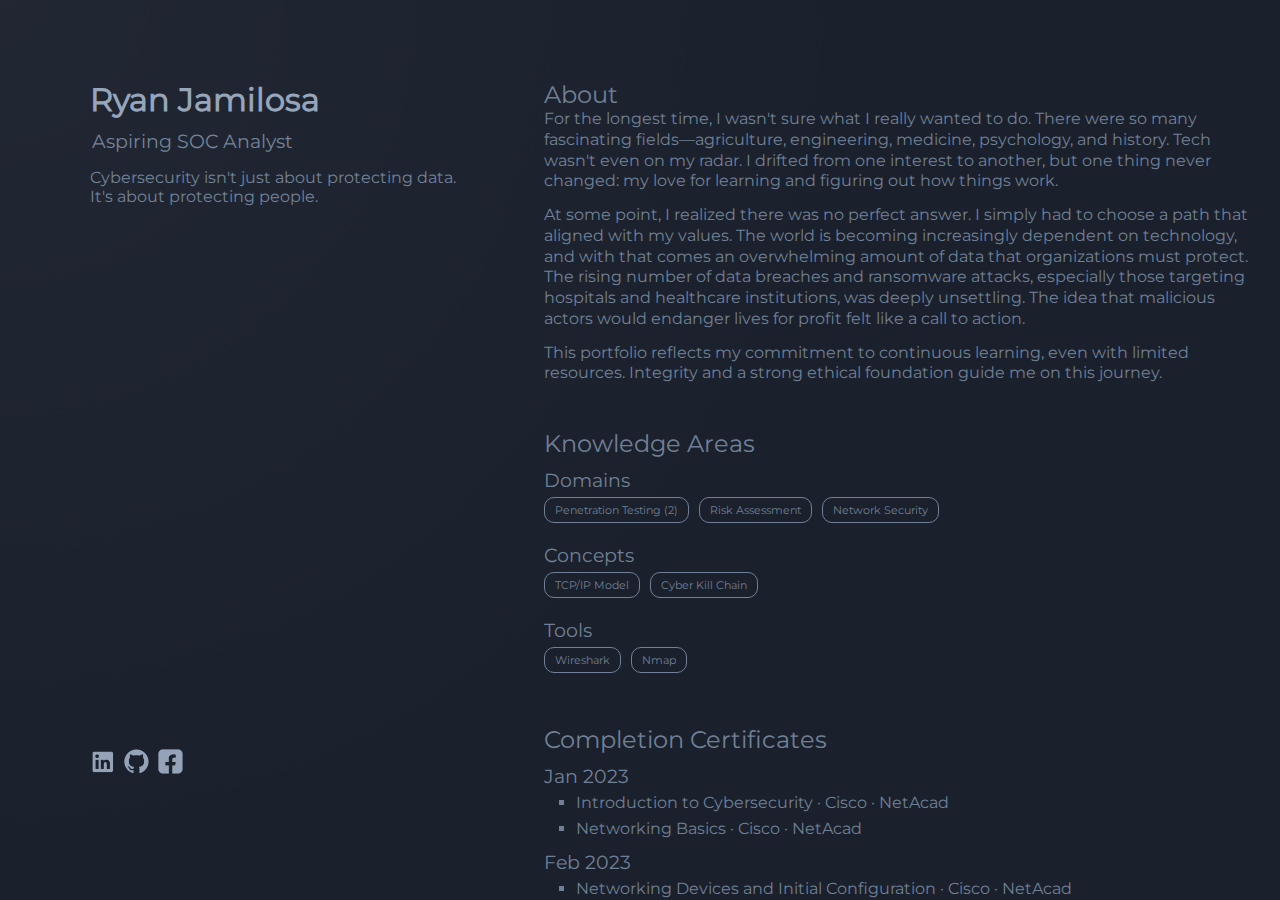
<file: index.html>
<!DOCTYPE html>
<html lang="en">
  <head>
    <meta charset="UTF-8">
    <meta name="viewport" content="width=device-width, initial-scale=1.0">
    <title>Ryan Jamilosa</title>
    <link rel="stylesheet" href="styles.css">
  </head>
  <body>
    <div class="container">
      <!-- Left Panel -->
      <div class="left-panel">
        <div class="left-panel-top">
          <p class="name"><strong>Ryan Jamilosa</strong></p>
          <p class="title">
            <strong>Aspiring SOC Analyst</strong>
          </p>
          <p class="subtitle">Cybersecurity isn't just about protecting data.</p>
          <p class="subtitle">It's about protecting people.</p>
        </div>
        <div class="left-panel-bottom">
          <div class="contact-container">
            <a href="#">
              <img src="./src/icon/linkedin.png">
            </a>
            <a href="#">
              <img src="./src/icon/github.png">
            </a>
            <a href="#">
              <img src="./src/icon/facebook.png">
            </a>
          </div>
        </div>
      </div>
      <div class="circle" id="circle"></div>
      <!-- Right Panel -->
      <div class="right-panel">
        <section id="section1" class="section">
          <div class="about-container section-container">
            <div class="section-title about-title">
              <p>About</p>
            </div>
            <div class="section-content about-content">
              <p class="paragraph">For the longest time, I wasn't sure what I really wanted to do. There were so many fascinating fields—agriculture, engineering, medicine, psychology, and history. Tech wasn't even on my radar. I drifted from one interest to another, but one thing never changed: my love for learning and figuring out how things work.</p>
              <p class="paragraph">At some point, I realized there was no perfect answer. I simply had to choose a path that aligned with my values. The world is becoming increasingly dependent on technology, and with that comes an overwhelming amount of data that organizations must protect. The rising number of data breaches and ransomware attacks, especially those targeting hospitals and healthcare institutions, was deeply unsettling. The idea that malicious actors would endanger lives for profit felt like a call to action.</p>  
              <p class="paragraph">This portfolio reflects my commitment to continuous learning, even with limited resources. Integrity and a strong ethical foundation guide me on this journey.</p>
              </div>
          </div>
        </section>
        <section id="section2" class="section">
          <div class="knowledge-container section-container">
            <div class="section-title knowledge-title">
              <p>Knowledge Areas</p>
            </div>
            <div class="section-content knowledge-content">
              <div class="knowledge-category">
                <div class="knowledge-domain-title">
                  <article class="section-subtitle">Domains</article>
                </div>
                <div class="knowledge-domain-tags">
                  <div class="project-tag"></div>
                </div>
                </div>
                <div class="knowledge-category">
                  <div class="knowledge-concept-title">
                    <article class="section-subtitle">Concepts</article>
                  </div>
                  <div class="knowledge-concept-tags">
                    <div class="project-tag"></div>
                  </div>
                </div>
                <div class="knowledge-category">
                  <div class="knowledge-tool-title">
                    <article class="section-subtitle">Tools</article>
                  </div>
                  <div class="knowledge-tool-tags">
                    <div class="project-tag"></div>
                  </div>
                </div>
              </div>
            </div>
        </section>
        <section id="section3" class="section">
          <div class="certificate-container section-container">
            <div class="section-title certificate-title">
              <p>Completion Certificates</p>
            </div>
            <div class="section-content certificate-content">
              <p></p>
              <div class="certificate-content-date section-subtitle">Jan 2023</div>
              <div class="certificate-name">
                <ul class="courses">
                  <li class="paragraph">Introduction to Cybersecurity &#183; Cisco &#183; NetAcad</li>
                  <li class="paragraph">Networking Basics &#183; Cisco &#183; NetAcad</li>
                </ul>
              </div>

              <div class="certificate-content-date section-subtitle">Feb 2023</div>
              <div class="certificate-name">
                <ul class="courses">
                  <li class="paragraph">Networking Devices and Initial Configuration &#183; Cisco &#183; NetAcad</li>
                </ul>
              </div>

              <div class="certificate-content-date section-subtitle">Mar 2023</div>
              <div class="certificate-name">
                <ul class="courses">
                  <li class="paragraph">Endpoint Security &#183; Cisco &#183; NetAcad</li>
                </ul>
              </div>

              <div class="certificate-content-date section-subtitle">Jul 2023</div>
              <div class="certificate-name">
                <ul class="courses">
                  <li class="paragraph">Network Defense &#183; Cisco &#183; NetAcad</li>
                </ul>
              </div>

              <div class="certificate-content-date section-subtitle">Aug 2023</div>
              <div class="certificate-name">
                <ul class="courses">
                  <li class="paragraph">Cyber Threat Management &#183; Cisco &#183; NetAcad</li>
                  <li class="paragraph">Junior Cybersecurity Analyst Career Path &#183; Cisco &#183; NetAcad</li>
                  <li class="paragraph">Certified in Cybersecurity (CC) &#183; ISC2 </li>
                </ul>
              </div>

              
              <div class="certificate-content-date section-subtitle">Dec 2024</div>
              <div class="certificate-name">
                <ul class="courses">
                  
                  <li class="paragraph">Introduction to Cybersecurity Tools & Cyberattacks &#183; IBM &#183; Coursera</li>
                  <li class="paragraph">Computer Networks and Network Security &#183; IBM &#183; Coursera</li>

                  <li class="paragraph">Ethical Hacking Essentials (EHE) &#183; EC-Council &#183; Coursera</li>
                  <li class="paragraph">Operating Systems: Overview, Administration, and Security &#183; IBM &#183; Coursera</li>
                  <li class="paragraph">Cybersecurity Compliance Framework, Standards & Regulations &#183; IBM &#183; Coursera </li>
                  <li class="paragraph">NIST CSF &#183; Infosec &#183; Coursera</li>
                  <li class="paragraph">Cybersecurity Architecture &#183; IBM &#183; Coursera</li>
                  <li class="paragraph">Network Security &#183; ISC2 &#183; Coursera</li>
                  <li class="paragraph">Cybersecurity Assessment: CompTIA Security+ & CYSA+ &#183; IBM &#183; Coursera</li>
                  <li class="paragraph">Google Cloud Fundamentals: Core Infrastructure &#183; Google Cloud &#183; Coursera</li>
                  <li class="paragraph">Managing Security in Google Cloud &#183; Google Cloud &#183; Coursera</li>
                  <li class="paragraph">Mitigating Security Vulnerabilities on Google Cloud &#183; Google Cloud &#183; Coursera</li>
                  <li class="paragraph">Security Best Practices in Google Cloud &#183; Google Cloud &#183; Coursera</li>
                </ul>
              </div>

            </div>
          </div>
        </section>
        <section id="section4" class="section">
          <div class="project-container section-container">
            <div class="section-title">
              <p>Projects and Blogs</p>
            </div>
            <div class="section-content project-content">
              <div class="project-item">
                <div class="project-thumbnail">
                  <img src="./src/forest.jpg" alt="Project Thumbnail">
                </div>
                <div class="project-details">
                  <div class="project-title">
                    <p class="section-subtitle">Cybersecurity Risk Assessment Tool</p>
                  </div>
                  <div class="project-description">
                    <p class="paragraph">Developed a comprehensive risk assessment platform to identify and mitigate potential security vulnerabilities.</p>
                  </div>
                  <div class="project-tag">
                    <a href="./knowledge-area/tags.html#penetration-testing" class="tag domain">Penetration Testing</a>
                    <a href="./knowledge-area/tags.html#risk-assessment" class="tag domain">Risk Assessment</a>
                  </div>
                </div>
              </div>
              <div class="project-item">
                <div class="project-thumbnail">
                  <img src="./src/forest.jpg" alt="Network Project">
                </div>
                <div class="project-details">
                  <div class="project-title">
                    <p class="section-subtitle">Network Security Analyzer</p>
                  </div>
                  <div class="project-description">
                    <p class="paragraph">Implemented a network monitoring tool to detect and prevent potential security breaches.</p>
                  </div>
                  <div class="project-tag">
                    <a href="./knowledge-area/tags.html#network-security" class="tag domain">Network Security</a>
                    <a href="./knowledge-area/tags.html#wireshark" class="tag tool">Wireshark</a>
                    <a href="./knowledge-area/tags.html#penetration-testing" class="tag domain">Penetration Testing</a>
                    <a href="./knowledge-area/tags.html#tcpip-model" class="tag concept">TCP/IP Model</a>
                    <a href="./knowledge-area/tags.html#nmap" class="tag tool">Nmap</a>
                    <a href="./knowledge-area/tags.html#cyber-kill-chain" class="tag concept">Cyber Kill Chain</a>
                  </div>
                </div>
              </div>
            </div>
          </div>
        </section>
      </div>
    </div>
    <script>
      document.addEventListener('DOMContentLoaded', () => {
        const sectionTitles = document.querySelectorAll('.section-title');
        sectionTitles.forEach((title) => {
          const observer = new ResizeObserver((entries) => {
            entries.forEach((entry) => {
              if (entry.contentRect.height > window.innerHeight) {
                title.style.position = 'static'; // Disable sticky if too tall
              } else {
                title.style.position = 'sticky';
              }
            });
          });
          observer.observe(title);
        });
      });
      document.addEventListener('mousemove', (event) => {
        const circle = document.getElementById('circle');
        circle.style.left = `${event.clientX}px`;
        circle.style.top = `${event.clientY}px`;
      });
      window.addEventListener("resize", () => {
        if (window.innerWidth > 860) {
          // If on large screen, reset scroll to the top
          window.scrollTo(0, 0);
        }
      });
      document.addEventListener("DOMContentLoaded", () => {
        // Collect all tags from Section 4
        const tags = document.querySelectorAll(".project-tag .tag");
        const tagCategories = {
          domain: {},
          concept: {},
          tool: {}
        };
        // Count occurrences of each tag and sort them into categories
        tags.forEach(tag => {
          const category = tag.classList.contains("domain") ? "domain" : tag.classList.contains("concept") ? "concept" : "tool";
          // Format the tag name for href (lowercase, no special characters, dashes for spaces)
          const tagName = tag.textContent.trim();
          const formattedHref = tagName.toLowerCase().replace(/[^a-z0-9\s]/g, "") // Remove special characters
            .replace(/\s+/g, "-"); // Replace spaces with dashes
          // Increment count or initialize
          if (tagCategories[category][tagName]) {
            tagCategories[category][tagName].count++;
          } else {
            tagCategories[category][tagName] = {
              count: 1,
              href: `./knowledge-area/tags.html#${formattedHref}`
            };
          }
        });
        // Populate Section 2 dynamically
        const populateKnowledgeTags = (containerSelector, tags, category) => {
          const container = document.querySelector(containerSelector);
          container.innerHTML = ""; // Clear any pre-defined tags
          // Create and append tags
          Object.entries(tags).forEach(([tagName, tagData]) => {
            const a = document.createElement("a");
            a.href = tagData.href;
            a.className = `tag ${category}`;
            // Add count only if greater than 1
            a.textContent = tagData.count > 1 ? `${tagName} (${tagData.count})` : tagName;
            container.appendChild(a);
          });
        };
        // Call the function for each category
        populateKnowledgeTags(".knowledge-domain-tags .project-tag", tagCategories.domain, "domain");
        populateKnowledgeTags(".knowledge-concept-tags .project-tag", tagCategories.concept, "concept");
        populateKnowledgeTags(".knowledge-tool-tags .project-tag", tagCategories.tool, "tool");
      });
    </script>
  </body>
</html>
</file>
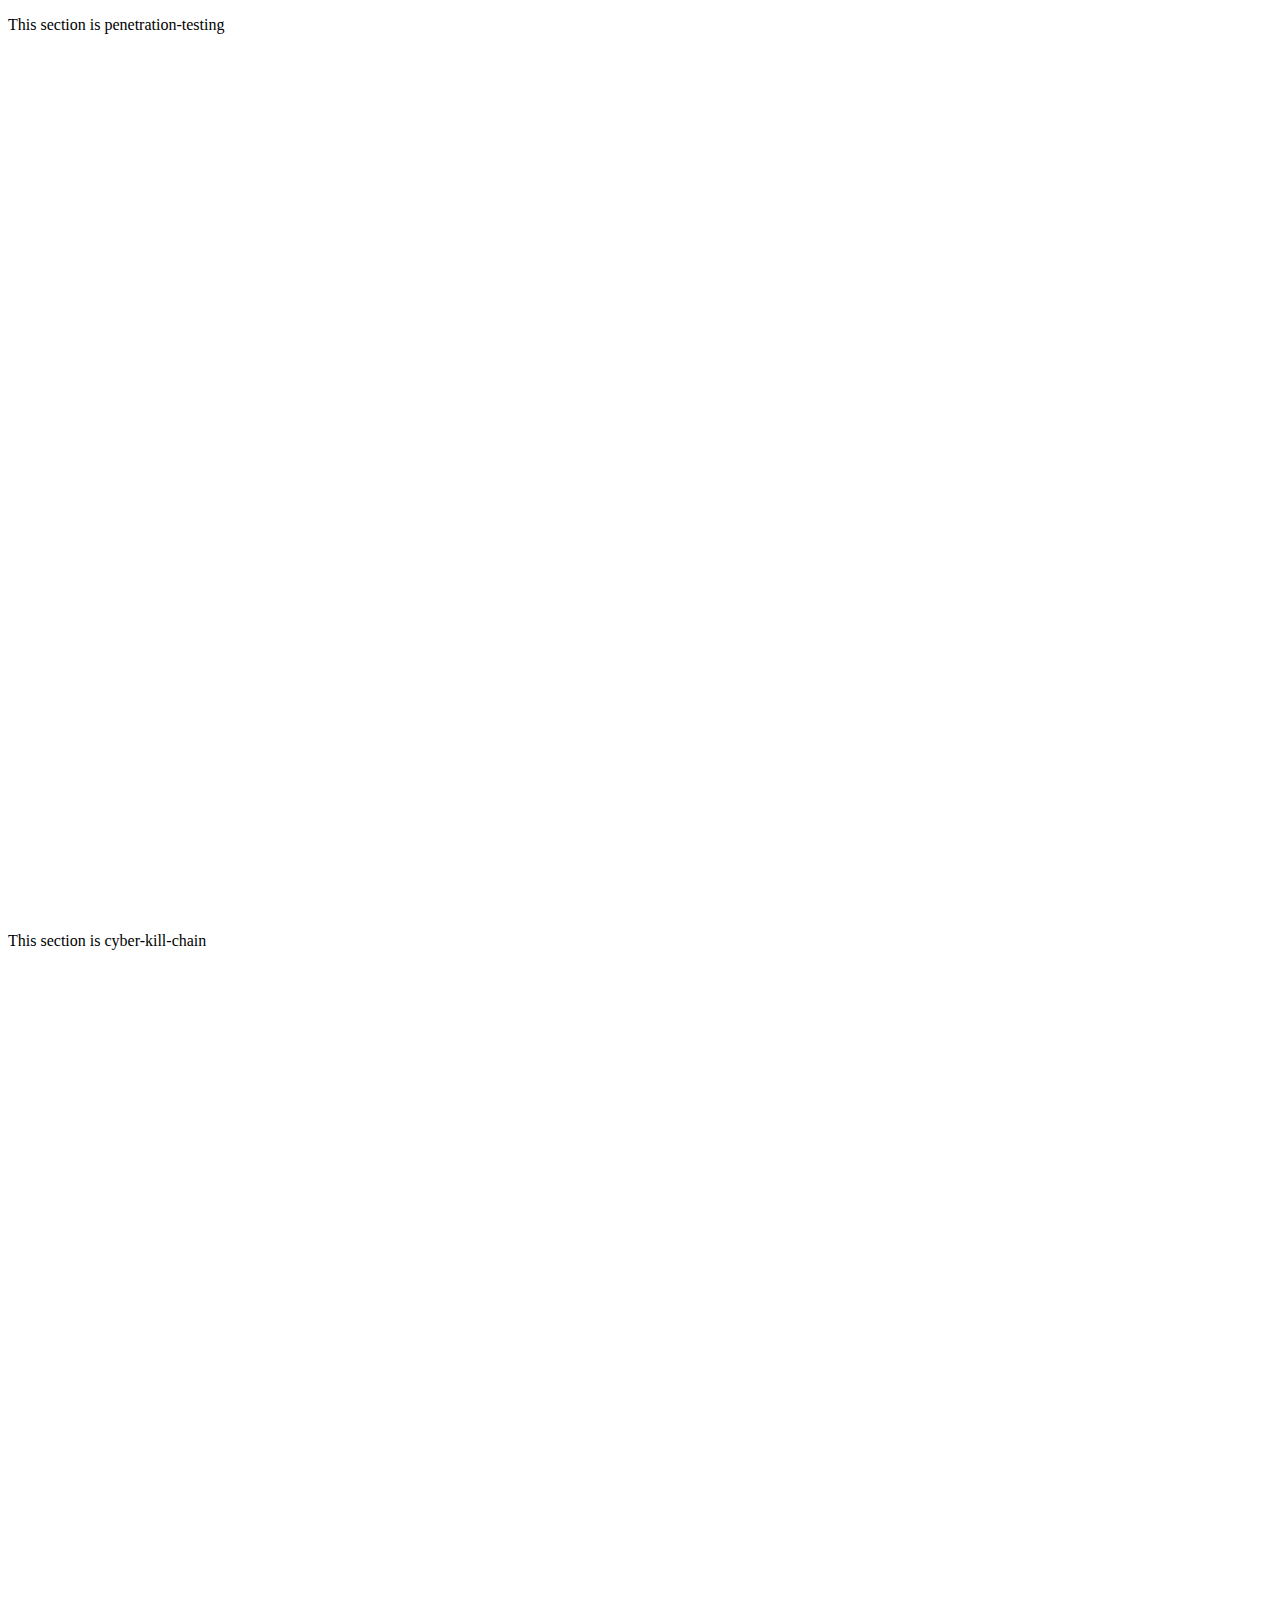
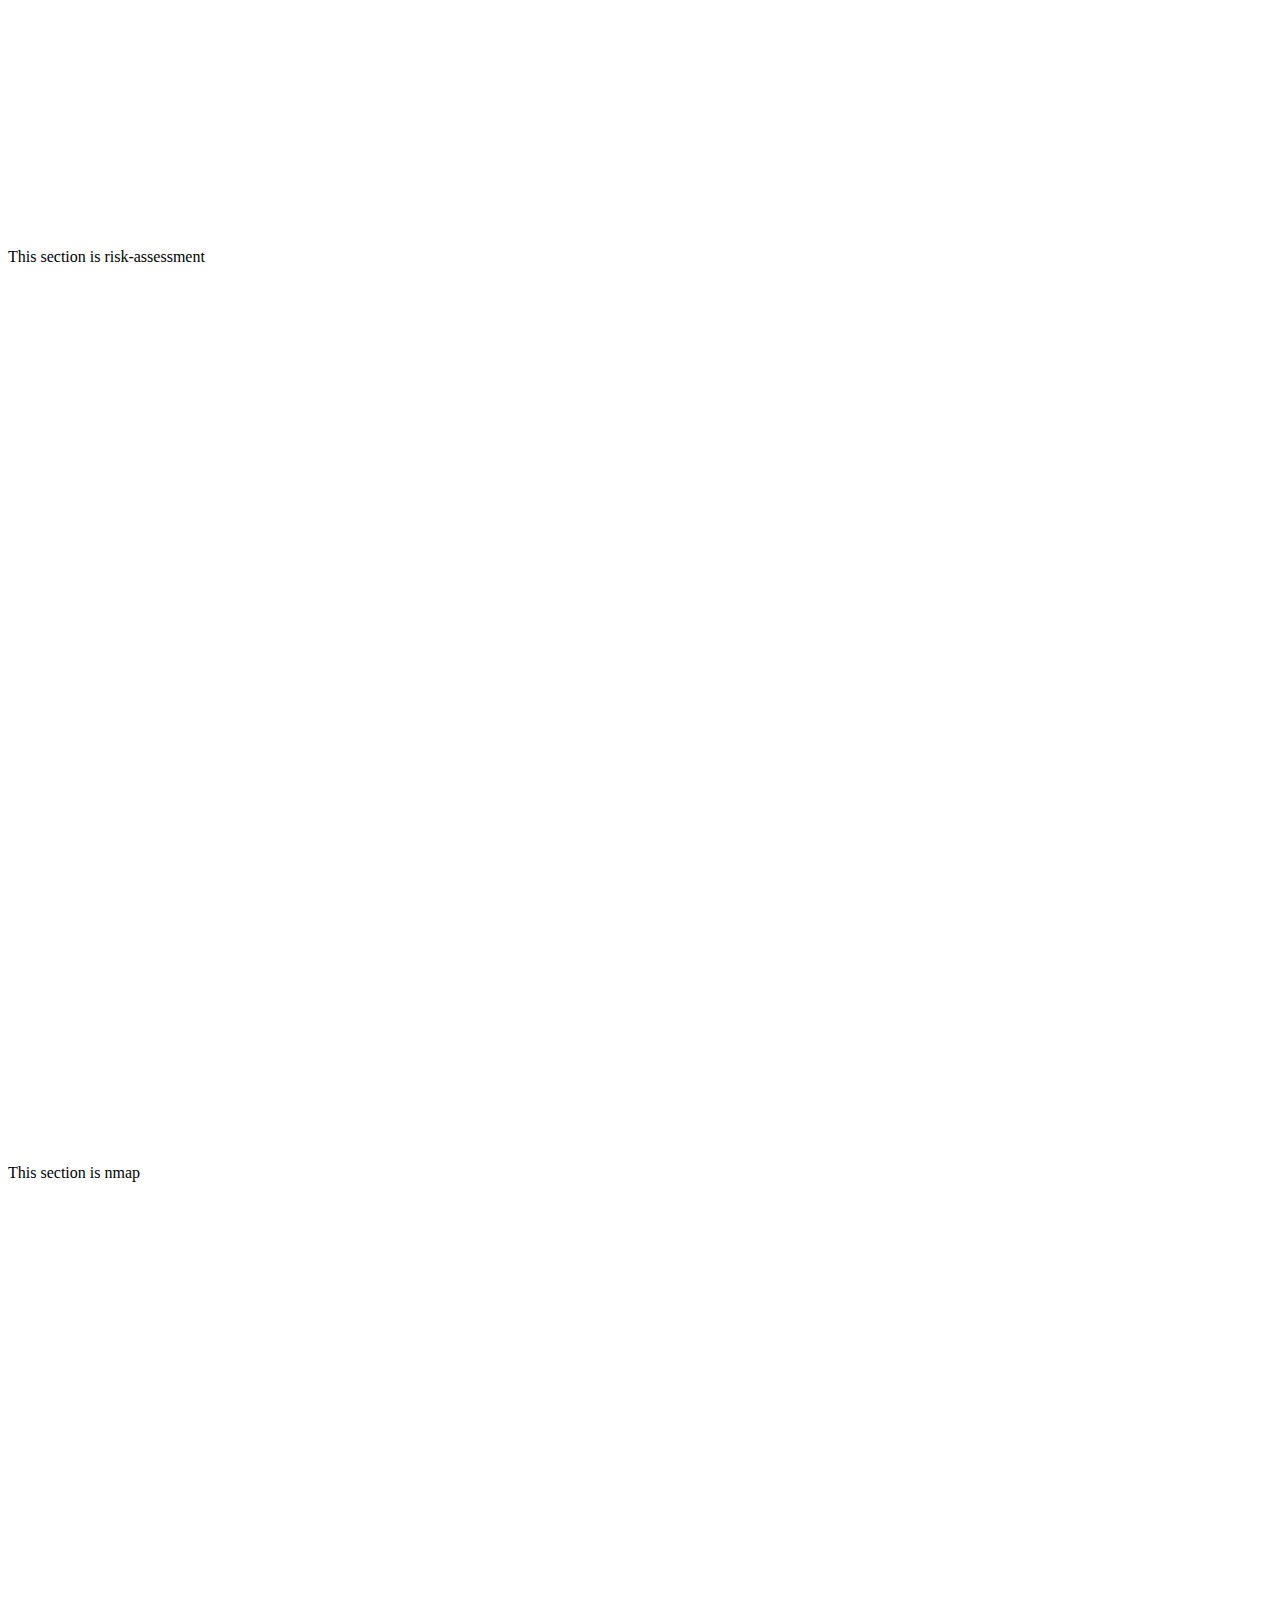
<file: knowledge-area/tags.html>
<!DOCTYPE html>
<html lang="en">
<head>
  <meta charset="UTF-8">
  <meta name="viewport" content="width=device-width, initial-scale=1.0">
  <title>Responsive Two-Side Layout</title>
</head>
<body>

    <style>
        section {
            height: 100vh;
        }

    </style>
    <section id="penetration-testing">
        <p>This section is penetration-testing</p>
    </section>
    
    <section id="cyber-kill-chain">
        <p>This section is cyber-kill-chain</p>
    </section>
    
    <section id="risk-assessment">
        <p>This section is risk-assessment</p>
    </section>
    
    <section id="nmap">
        <p>This section is nmap </p>
    </section>
</body>
</html>
</file>
<file: styles.css>
@font-face {
  font-family: "UbuntuFont";
  src: url(./src/font/UbuntuMono-R.ttf) format("truetype");
  font-weight: normal;
  font-style: normal;
}

@font-face {
  font-family: "Montserrat";
  src: url(./src/font/Montserrat/Montserrat-VariableFont_wght.ttf)
    format("truetype");
  font-weight: normal;
  font-style: normal;
}

@font-face {
  font-family: "Lato";
  src: url(./src/font/Lato/Lato-Regular.ttf) format("truetype");
  font-weight: normal;
  font-style: normal;
}

/* Variables */
:root {
  --text-color: #718096; /* rgb(140, 157, 186) */
  --background-color: #1a202c; /* rgb(26, 32, 44) */
  --tag-bg-color: #2b6cb0; /* rgb(43, 108, 176) */
  --tag-text-color: #f7fafc; /* rgb(247, 250, 252) */
  --tag-border-color: #718096; /* rgb(140, 157, 186) */
  --accent-color: #68d391; /* rgb(104, 211, 145) */
}

/* General Reset */
* {
  margin: 0;
  padding: 0;
  box-sizing: border-box;
}

body,
html {
  scrollbar-color: var(--text-color) var(--background-color);
  font-family: Montserrat, sans-serif;
  height: 100%;
  background-color: var(--background-color);
  color: var(--text-color);
}

body {
  overflow: hidden;
}

.container {
  display: flex;
  flex-direction: row;
  height: 100vh;
}

.circle {
  position: absolute;
  width: 200vh;
  height: 200vh;
  background: radial-gradient(
    circle,
    rgba(255, 255, 255, 0.03) 0%,
    rgba(57, 255, 20, 0) 70%
  );
  border-radius: 50%;
  pointer-events: none;
  transform: translate(-50%, -50%);
}

/* Left Panel */
.left-panel {
  width: 40%;
  position: sticky;
  padding: 5rem 2rem 7rem 10vh;
  top: 0;
  height: auto;
  overflow: hidden;
  display: flex;
  flex-direction: column;
}

.left-panel .left-panel-top {
  flex-grow: 1; /* Pushes left-panel-bottom to the bottom*/
}

.left-panel .left-panel-top .name {

}
.left-panel .left-panel-top .title {
  padding: 10px 0 15px 2px;
}
.left-panel .left-panel-top .subtitle {
  padding: 0 0 0 0px;
}

.left-panel .left-panel-bottom {
  padding: 10px 0 10px 0;
}

.left-panel .left-panel-bottom .contact-container {
}
.left-panel .left-panel-bottom .contact-container a {
  padding: 0 5px 0 0;
  text-decoration: none;
}
.left-panel .left-panel-bottom .contact-container a img {
  height: 25px;
}

/* Right Panel */
.right-panel {
  width: 60%;
  overflow-y: auto;
  padding: 5rem 2rem 1rem 2rem;
}

.right-panel section {
  min-height: auto;
  margin: 0 0 2rem 0; /* Space between sections (Last section overwritten) */
  display: flex;
}

.right-panel .section .section-container {
}
.right-panel .section .section-container .section-title {
}
.right-panel .section .section-container .section-subtitle {
}
.right-panel .section .section-container .section-content {
}
.right-panel .section .section-container .section-content .paragraph {
  line-height: 1.3;
}

/* About Section */
.right-panel #section1 .about-container {
}
.right-panel #section1 .about-container .about-title {
}
.right-panel #section1 .about-container .about-title p {
}
.right-panel #section1 .about-container .about-content {
}
.right-panel #section1 .about-container .about-content p {
  margin-bottom: 0.8rem;
}

/* Knowledge Section */
.right-panel #section2 .knowledge-container {
}
.right-panel #section2 .knowledge-container .knowledge-title {
}
.right-panel #section2 .knowledge-container .knowledge-title p {
}

.right-panel #section2 .knowledge-container .knowledge-content {
}
.right-panel
  #section2
  .knowledge-container
  .knowledge-content
  .section-subtitle {
  margin: 0 0 5px 0;
}
.right-panel #section2 .knowledge-container .knowledge-category {
  margin: 10px 0 20px 0px;
}

.knowledge-category .section-subtitle {
}

#section2 .project-tag .domain {
}
#section2 .project-tag .concept {
}
#section2 .project-tag .tool {
}
#section2 .project-tag .tag:hover {
  /*color: rgba(124, 231, 165, 1); */
  font-weight: bold;
}

/* Completion Certificates */
#section3 .certificate-container {
}

#section3 .certificate-container .certificate-title {
}
#section3 .certificate-container .certificate-title p {
}

#section3 .certificate-container .certificate-content {
}
#section3 .certificate-container .certificate-content {
}

#section3 .certificate-container .certificate-content p {
}

#section3 .certificate-content-date {
  margin: 10px 0 0 0;
}
#section3 .certificate-name .courses ul {
}
#section3 .certificate-name .courses li {
  list-style: square;
  margin: 5px 0px 5px 2rem;
}

li:hover {
  /* color: rgba(104, 211, 145, 1); */ 
  font-weight: bold;
}



/* Projects */
#section4 . {
}
#section4 .project-container {
}
#section4 .project-container .section-title {
}
#section4 .project-container .project-content {
  display: flex;
  flex-direction: column;
  gap: 20px; /* Space between projects*/
}

#section4 .project-container .project-content .project-item {
}

#section4 .project-container .project-content .project-item:hover {
  background-color: rgba(252, 252, 255, 0.05);
}

#section4 .project-item .project-thumbnail {
  flex-shrink: 0;
}
#section4 .project-item .project-thumbnail img {
  width: 150px;
  height: 90px;
  object-fit: cover;
  border-radius: 5px;
}

#section4 .project-item:hover .project-thumbnail img {
  border: 2px solid rgba(140, 157, 186, 0.2);
}

#section4 .project-item:hover .project-title {
  /*color: rgba(104, 211, 145, 1);*/
  font-weight: bold;

}

#section4 .project-item:hover .tag {
  /*color: rgba(124, 231, 165, 1);*/
  font-weight: bold;
}

#section4 .project-item {
  display: flex; /* Maintain side-by-side layout */
  height: auto;
  border-radius: 5px;
  overflow: hidden;
  padding: 5px; /* Project outer space*/
  gap: 10px; /* Adds spacing between image and text */
}

#section4 .project-item .project-details {
  display: flex;
  flex-direction: column; /* Stack title, description, and tags */
  align-items: flex-start; /* Align items to the left */
  justify-content: flex-start; /* Keep items aligned to the top */
  flex-grow: 1; /* Allow the text area to take up remaining space */
}
#section4 .project-item .project-details .project-title {
}
#section4 .project-item .project-details .project-title p {
}
#section4 .project-item .project-details .project-description {
}
#section4 .project-item .project-details .project-description p {
  margin: 5px 0px 5px 0px;
}

/* Used on #Section2 and #Section4 */
.project-tag {
  display: flex;
  flex-wrap: wrap; /* Allow tags to wrap if needed */
  align-items: flex-start;
  gap: 10px;
}

.project-tag .tag {
  border: 1px solid var(--tag-border-color);
  color: var(--text-color);
  background-color: transparent;  
  border-radius: 10px;
  text-decoration: none;
  padding: 5px 10px 5px 10px;
  display: inline-block; /* Ensure it respects max-width */
  white-space: normal; /* Allow text to wrap */
  word-wrap: break-word; /* Break long words if needed */
  text-align: center; /* Center align the text inside the tag */
}



/* xFont size */
.left-panel .name {
  font-size: 2rem;
  font-weight: 900;
  color: #94A3B8;
}

.left-panel .title {
  font-size: 1.2rem;
  font-weight: 100;
}

.left-panel .subtitle {
  font-size: 1rem;
}

.section-title {
  /* About - Knowledge Area - Completion Cert - Projects */
  font-size: 1.5rem;
  font-weight: 400;
}

.section-subtitle {
  font-size: 1.2rem;
  font-weight: 400;
}

.paragraph {
  font-size: 1rem;
}

.tag {
  font-size: 0.7rem;
}

/* For Medium Screens */
@media screen and (max-width: 860px) {
  body {
    overflow-x: hidden;
    overflow-y: scroll;
  }
  .circle {
    display: none;
  }

  .container {
    flex-direction: column;
    height: auto;
  }

  .left-panel {
    width: 100%;
    padding: 1rem 1rem 0rem 1rem;
    overflow-y: hidden;
    position: relative;
  }

  .left-panel-bottom {
    margin-bottom: 0;
    text-align: left;
  }

  .left-panel-top {
    flex-grow: 0;
  }
  .right-panel {
    width: 100%;
    overflow: visible;
    padding: 0rem 1rem 0rem 1rem;
  }

  .right-panel section {
    height: auto;
  }

  .section-title {
    position: sticky;
    top: 0;
    z-index: 100;
    background-color: var(--background-color); /* Match the theme */
    padding: 0;
    margin: 0;
    border-bottom: 0px solid#333;
  }
}

@media screen and (max-width: 600px) {
  .section-container {
    min-height: 100%;
  }
  .project-item {
    flex-direction: column; /* Stack elements vertically */
    align-items: flex-start; /* Align everything to the left */
  }

  .left-panel {
  }

  .right-panel {
  }

  .right-panel section {
  }
}
</file>
